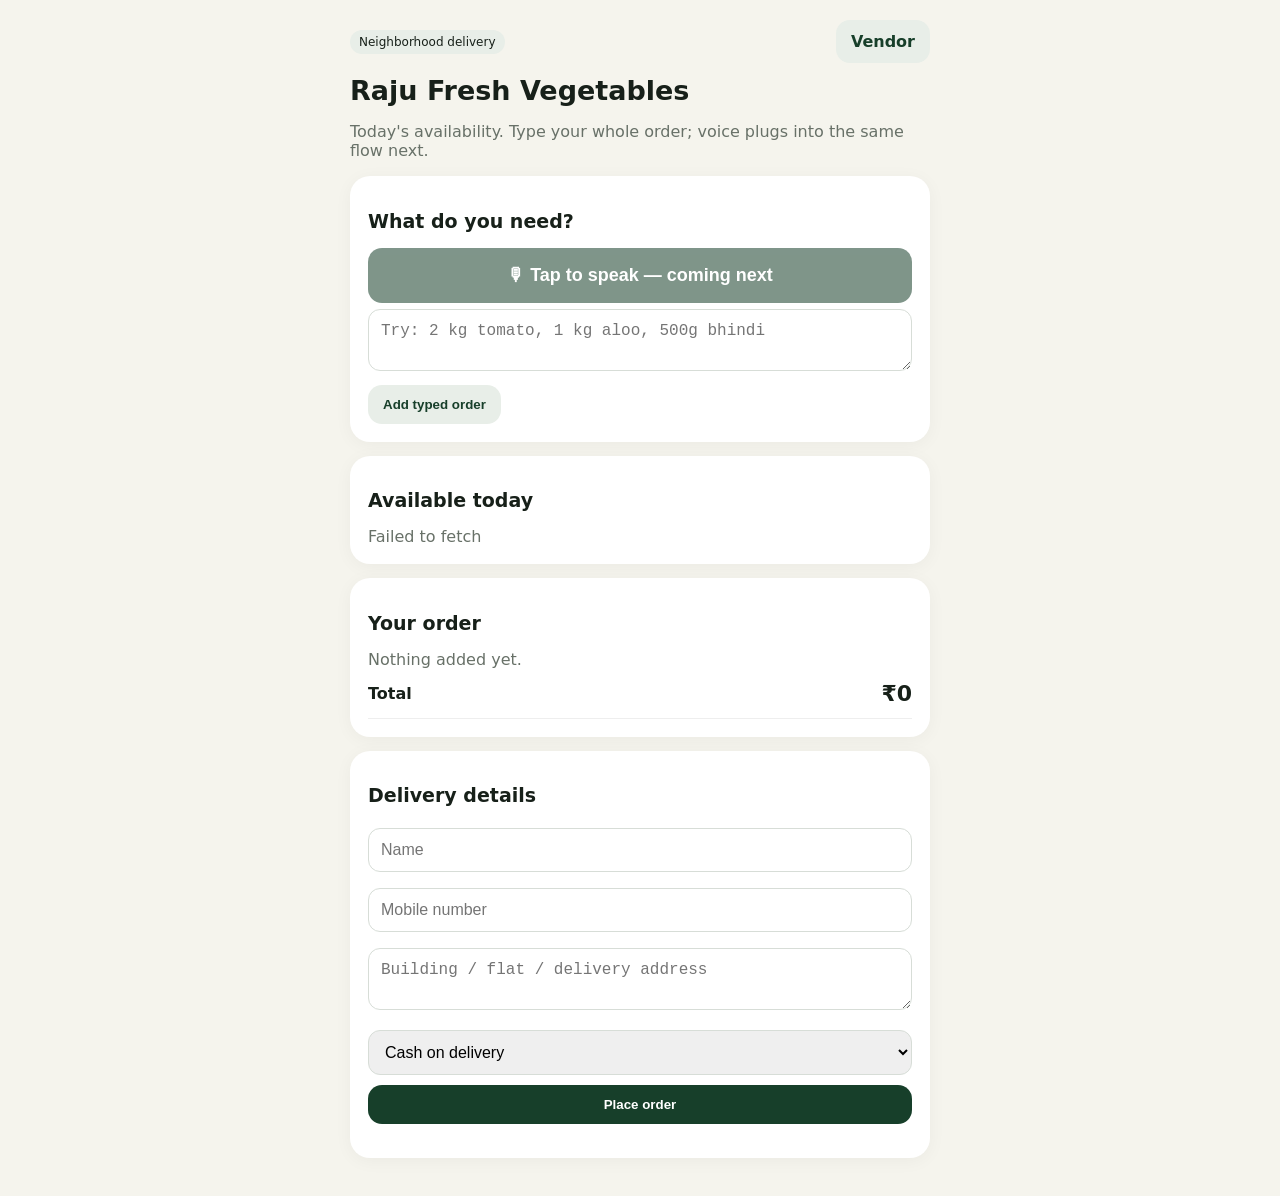
<file: index.html>
<!doctype html><html><head><meta charset="utf-8"><meta name="viewport" content="width=device-width,initial-scale=1"><title>Raju Fresh Vegetables</title><link rel="stylesheet" href="styles.css"></head><body><main><div class="top"><span class="pill">Neighborhood delivery</span><a href="vendor.html" class="btn ghost">Vendor</a></div><h1>Raju Fresh Vegetables</h1><p class="muted">Today's availability. Type your whole order; voice plugs into the same flow next.</p><section class="card"><h2>What do you need?</h2><button class="btn voice" disabled>🎙 Tap to speak — coming next</button><textarea id="typed" rows="2" placeholder="Try: 2 kg tomato, 1 kg aloo, 500g bhindi"></textarea><button class="btn ghost" onclick="parseTyped()">Add typed order</button></section><section class="card"><h2>Available today</h2><div id="items"></div></section><section class="card"><h2>Your order</h2><div id="cartbox" class="muted">Nothing added yet.</div><div class="row"><b>Total</b><b id="total" class="total">₹0</b></div></section><section class="card"><h2>Delivery details</h2><input id="name" placeholder="Name"><input id="phone" placeholder="Mobile number" inputmode="tel"><textarea id="address" placeholder="Building / flat / delivery address"></textarea><select id="payment"><option>Cash on delivery</option><option>UPI to vendor</option></select><button class="btn full" onclick="placeOrder()">Place order</button><p id="msg" class="muted"></p></section></main><script src="app.js"></script></body></html>
</file>
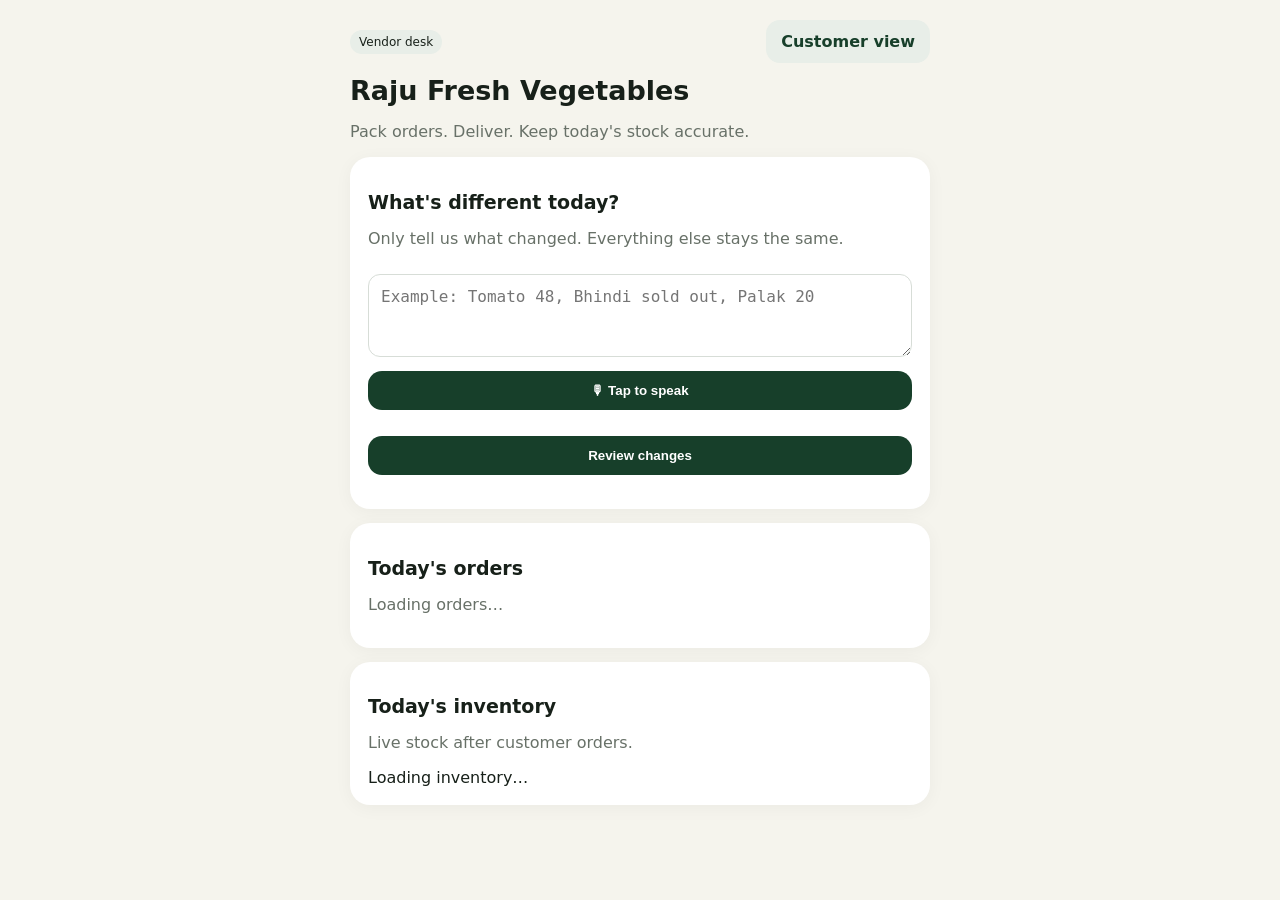
<file: vendor.html>
<!doctype html>
<html>
<head>
  <meta charset="utf-8">
  <meta name="viewport" content="width=device-width,initial-scale=1">
  <title>Raju — Vendor Desk</title>
  <link rel="stylesheet" href="styles.css">
</head>

<body>
<main>

  <div class="top">
    <span class="pill">Vendor desk</span>
    <a href="index.html" class="btn ghost">Customer view</a>
  </div>

  <h1>Raju Fresh Vegetables</h1>

  <p class="muted">
    Pack orders. Deliver. Keep today's stock accurate.
  </p>

  <!-- MORNING UPDATE -->

  <section class="card">

    <h2>What's different today?</h2>

    <p class="muted">
      Only tell us what changed. Everything else stays the same.
    </p>

    <textarea
      id="deltaInput"
      rows="3"
      style="width:100%;box-sizing:border-box;margin:10px 0;"
      placeholder="Example: Tomato 48, Bhindi sold out, Palak 20"
    ></textarea>
<button
  id="voiceDelta"
  class="btn full"
  style="margin-bottom:10px;"
  onclick="startVendorVoice()"
>
  🎙 Tap to speak
</button>

<p id="voiceStatus" class="muted"></p>
    <button
      class="btn full"
      onclick="previewDelta()"
    >
      Review changes
    </button>

    <div id="deltaReview"></div>

    <button
      id="publishDelta"
      class="btn full"
      style="display:none;margin-top:10px;"
      onclick="publishDelta()"
    >
      Confirm & publish
    </button>

    <p
      id="deltaMsg"
      class="muted"
    ></p>

  </section>


  <!-- ORDERS -->

  <section class="card">

    <h2>Today's orders</h2>

    <p id="orderStatus" class="muted">
      Loading orders…
    </p>

    <div id="orders"></div>

  </section>


  <!-- INVENTORY -->

  <section class="card">

    <h2>Today's inventory</h2>

    <p class="muted">
      Live stock after customer orders.
    </p>

    <div id="inventory">
      Loading inventory…
    </div>

  </section>

</main>


<script>

const API =
  "https://upnuuqoccdnwzgkrugto.supabase.co/functions/v1/vendor-api";

const money = n =>
  `₹${Number(n || 0).toFixed(0)}`;


function escapeHtml(value) {

  return String(value ?? "")
    .replaceAll("&", "&amp;")
    .replaceAll("<", "&lt;")
    .replaceAll(">", "&gt;")
    .replaceAll('"', "&quot;")
    .replaceAll("'", "&#039;");

}


/* -----------------------------
   LOAD VENDOR
----------------------------- */

async function loadVendor() {

  const response =
    await fetch(`${API}?merchant=raju`);

  const data =
    await response.json();

  if (!response.ok)
    throw new Error(
      data.error ||
      "Could not load vendor desk"
    );

  renderOrders(data.orders || []);
  renderInventory(data.inventory || []);

}


/* -----------------------------
   ORDERS
----------------------------- */

function renderOrders(orders) {

  const box =
    document.getElementById("orders");

  const status =
    document.getElementById("orderStatus");


  if (!orders.length) {

    status.textContent =
      "No orders yet.";

    box.innerHTML = "";

    return;

  }


  status.textContent =
    `${orders.length} order${orders.length === 1 ? "" : "s"}`;


  box.innerHTML =
    orders.map(order => {

      const customer =
        order.customers || {};


      const items =
        (order.order_items || [])
        .map(item => `

          <div class="row">

            <span>

              ${escapeHtml(
                item.product_name
              )}

              ×

              ${escapeHtml(
                item.quantity
              )}

              ${escapeHtml(
                item.unit || ""
              )}

            </span>

            <b>
              ${money(
                item.line_total ??
                Number(item.quantity) *
                Number(item.unit_price)
              )}
            </b>

          </div>

        `)
        .join("");


      let action = "";


      if (
        order.status !== "packed" &&
        order.status !== "delivered"
      ) {

        action = `

          <button
            class="btn full"
            onclick="updateStatus(
              '${order.id}',
              'packed'
            )"
          >
            Packed
          </button>

        `;

      }


      if (order.status === "packed") {

        action = `

          <button
            class="btn full"
            onclick="updateStatus(
              '${order.id}',
              'delivered'
            )"
          >
            Delivered
          </button>

        `;

      }


      if (order.status === "delivered") {

        action = `
          <p class="muted">
            ✓ Delivered
          </p>
        `;

      }


      return `

        <div class="card">

          <div class="row">

            <b>
              #${escapeHtml(
                order.order_number
              )}
            </b>

            <span class="pill">
              ${escapeHtml(
                order.status || "new"
              )}
            </span>

          </div>


          <h3>
            ${escapeHtml(
              customer.name ||
              "Customer"
            )}
          </h3>


          <p class="muted">

            ${escapeHtml(
              customer.address || ""
            )}

            <br>

            ${escapeHtml(
              customer.phone || ""
            )}

          </p>


          ${items}


          <div class="row">

            <b>Total</b>

            <b>
              ${money(order.total)}
            </b>

          </div>


          <p class="muted">

            Payment:
            ${escapeHtml(
              order.payment_method || ""
            )}

          </p>


          ${action}

        </div>

      `;

    }).join("");

}


/* -----------------------------
   INVENTORY
----------------------------- */

function renderInventory(inventory) {

  const box =
    document.getElementById(
      "inventory"
    );


  if (!inventory.length) {

    box.innerHTML = `
      <p class="muted">
        No inventory found.
      </p>
    `;

    return;

  }


  box.innerHTML =
    inventory.map(row => {

      const product =
        row.products || {};

      const available =
        row.is_available &&
        Number(row.available_qty) > 0;


      return `

        <div class="row">

          <div>

            <b>
              ${escapeHtml(
                product.canonical_name
              )}
            </b>

            <div class="muted">

              ${money(row.price)}
              /
              ${escapeHtml(
                product.default_unit || ""
              )}

            </div>

          </div>


          <div>

            ${
              available

              ? `${escapeHtml(
                  row.available_qty
                )} available`

              : "Sold out"
            }

          </div>

        </div>

      `;

    }).join("");

}


/* -----------------------------
   MORNING UPDATE
----------------------------- */

let pendingChanges = [];


async function previewDelta() {

  const input =
    document.getElementById("deltaInput").value.trim();

  const review =
    document.getElementById("deltaReview");

  const publish =
    document.getElementById("publishDelta");

  const msg =
    document.getElementById("deltaMsg");

  pendingChanges = [];
  publish.style.display = "none";

  if (!input) {
    review.innerHTML = '<p class="muted">Speak or type today\'s changes first.</p>';
    return;
  }

  review.innerHTML = '<p class="muted">Understanding today\'s changes…</p>';
  msg.textContent = "";

  try {
    const response = await fetch(
      "https://upnuuqoccdnwzgkrugto.supabase.co/functions/v1/inventory-interpret",
      {
        method: "POST",
        headers: { "Content-Type": "application/json" },
        body: JSON.stringify({ transcript: input })
      }
    );

    const data = await response.json();

    if (!response.ok)
      throw new Error(data.detail || data.error || "Could not understand changes");

    pendingChanges = (data.changes || []).map(change => {
      const out = { product_name: change.product_name };
      if (change.price !== null && change.price !== undefined) out.price = Number(change.price);
      if (change.is_available !== null && change.is_available !== undefined) out.is_available = Boolean(change.is_available);
      if (change.available_qty !== null && change.available_qty !== undefined) out.available_qty = Number(change.available_qty);
      return out;
    });

    const uncertain = data.uncertain || [];

    if (!pendingChanges.length) {
      review.innerHTML = `
        <p class="muted">No safe changes understood. Nothing will be published.</p>
        ${uncertain.length ? `<div class="card"><b>Please check:</b><p class="muted">${uncertain.map(escapeHtml).join("<br>")}</p></div>` : ""}
      `;
      return;
    }

    review.innerHTML = `
      <h3>Review before publishing</h3>
      ${pendingChanges.map(change => `
        <div class="row">
          <b>${escapeHtml(change.product_name)}</b>
          <span>
            ${change.is_available === false
              ? "Sold out"
              : change.price !== undefined
                ? `Price → ${money(change.price)}`
                : change.available_qty !== undefined
                  ? `Stock → ${escapeHtml(change.available_qty)}`
                  : "Change detected"}
          </span>
        </div>
      `).join("")}
      ${uncertain.length ? `
        <div class="card" style="margin-top:10px;">
          <b>Needs your attention</b>
          <p class="muted">${uncertain.map(escapeHtml).join("<br>")}</p>
        </div>
      ` : ""}
      <p class="muted">AI only proposed these changes. Nothing changes until you press Confirm & publish.</p>
    `;

    publish.style.display = "block";

  } catch (error) {
    review.innerHTML = '<p class="muted">Could not interpret this update.</p>';
    msg.textContent = error.message || "Could not understand changes.";
  }
}

async function publishDelta() {

  const input =
    document
      .getElementById("deltaInput")
      .value
      .trim();

  const msg =
    document.getElementById(
      "deltaMsg"
    );


  if (!pendingChanges.length)
    return;


  try {

    msg.textContent =
      "Publishing…";


    const response =
      await fetch(API, {

        method: "POST",

        headers: {
          "Content-Type":
            "application/json"
        },

        body: JSON.stringify({

          action:
            "inventory_delta",

          input_text:
            input,

          changes:
            pendingChanges

        })

      });


    const data =
      await response.json();


    if (!response.ok)
      throw new Error(
        data.error ||
        "Could not publish changes"
      );


    msg.textContent =
      "✓ Published. Customer inventory is updated.";


    document.getElementById(
      "deltaInput"
    ).value = "";


    document.getElementById(
      "deltaReview"
    ).innerHTML = "";


    document.getElementById(
      "publishDelta"
    ).style.display =
      "none";


    pendingChanges = [];


    await loadVendor();


  } catch (error) {

    msg.textContent =
      error.message ||
      "Could not publish changes.";

  }

}


/* -----------------------------
   ORDER STATUS
----------------------------- */

async function updateStatus(
  orderId,
  newStatus
) {

  try {

    const response =
      await fetch(API, {

        method: "POST",

        headers: {
          "Content-Type":
            "application/json"
        },

        body: JSON.stringify({

          action: "status",
          order_id: orderId,
          status: newStatus

        })

      });


    const data =
      await response.json();


    if (!response.ok)
      throw new Error(
        data.error ||
        "Could not update order"
      );


    await loadVendor();


  } catch (error) {

    alert(
      error.message ||
      "Could not update order."
    );

  }

}

let vendorRecorder = null;
let vendorAudioChunks = [];
let vendorRecording = false;
let vendorTimer = null;
let vendorSeconds = 0;
let vendorStream = null;

function stopVendorMic() {
  if (vendorStream) {
    vendorStream.getTracks().forEach(track => track.stop());
    vendorStream = null;
  }
}

function resetVendorVoiceUI(message = "") {
  if (vendorTimer) clearInterval(vendorTimer);
  vendorTimer = null;
  vendorRecording = false;
  const status = document.getElementById("voiceStatus");
  const button = document.getElementById("voiceDelta");
  button.disabled = false;
  button.textContent = "🎙 Tap to speak";
  if (message) status.textContent = message;
}

async function startVendorVoice() {
  const status = document.getElementById("voiceStatus");
  const button = document.getElementById("voiceDelta");

  if (vendorRecording && vendorRecorder) {
    vendorRecording = false;
    if (vendorTimer) clearInterval(vendorTimer);
    vendorTimer = null;
    button.disabled = true;
    button.textContent = "⏳ Understanding…";
    status.textContent = "Uploading and transcribing your update…";
    try { vendorRecorder.requestData(); } catch (_) {}
    setTimeout(() => {
      if (vendorRecorder && vendorRecorder.state !== "inactive") vendorRecorder.stop();
    }, 250);
    return;
  }

  try {
    if (!navigator.mediaDevices?.getUserMedia || !window.MediaRecorder) throw new Error("Audio recording is not supported in this browser.");
    vendorStream = await navigator.mediaDevices.getUserMedia({ audio: { echoCancellation: true, noiseSuppression: true, autoGainControl: true } });
    vendorAudioChunks = [];
    vendorSeconds = 0;
    const options = {};
    if (MediaRecorder.isTypeSupported("audio/webm;codecs=opus")) options.mimeType = "audio/webm;codecs=opus";
    vendorRecorder = new MediaRecorder(vendorStream, options);
    vendorRecorder.ondataavailable = event => { if (event.data && event.data.size > 0) vendorAudioChunks.push(event.data); };
    vendorRecorder.onerror = event => {
      stopVendorMic();
      resetVendorVoiceUI(`Recording error: ${event.error?.message || "Unknown error"}`);
    };
    vendorRecorder.onstop = async () => {
      stopVendorMic();
      try {
        const audioBlob = new Blob(vendorAudioChunks, { type: vendorRecorder.mimeType || "audio/webm" });
        if (audioBlob.size < 1000) throw new Error("Recording was too short. Please try again.");
        const form = new FormData();
        form.append("file", audioBlob, "vendor-update.webm");
        const response = await fetch("https://upnuuqoccdnwzgkrugto.supabase.co/functions/v1/voice-transcribe", { method: "POST", body: form });
        let data;
        try { data = await response.json(); } catch (_) { throw new Error("Transcription service returned an invalid response."); }
        if (!response.ok) throw new Error(data.detail || data.error || "Transcription failed");
        const transcript = (data.transcript || "").trim();
        if (!transcript) throw new Error("No speech was detected.");
        document.getElementById("deltaInput").value = transcript;
        resetVendorVoiceUI(`Heard: "${transcript}"`);
        previewDelta();
      } catch (error) {
        resetVendorVoiceUI(`Voice error: ${error.message}`);
      }
    };
    vendorRecorder.start(1000);
    vendorRecording = true;
    button.textContent = "⏹ Stop recording";
    status.textContent = "🔴 Recording — 0:00";
    vendorTimer = setInterval(() => {
      vendorSeconds += 1;
      const minutes = Math.floor(vendorSeconds / 60);
      const seconds = String(vendorSeconds % 60).padStart(2, "0");
      status.textContent = `🔴 Recording — ${minutes}:${seconds}`;
    }, 1000);
  } catch (error) {
    stopVendorMic();
    resetVendorVoiceUI(`Microphone error: ${error.message}`);
  }
}

</script>
</body>
</html>
</file>
<file: styles.css>
:root{font-family:Inter,system-ui,sans-serif;color:#172019;background:#f5f4ed}*{box-sizing:border-box}body{margin:0}main{max-width:620px;margin:auto;padding:20px}.top,.row{display:flex;justify-content:space-between;align-items:center;gap:12px}.btn{background:#173f2a;color:#fff;border:0;border-radius:14px;padding:12px 15px;text-decoration:none;font-weight:700;cursor:pointer}.btn:disabled{opacity:.55}.ghost{background:#e8eee8;color:#173f2a}.full,.voice{width:100%}.voice{font-size:18px;padding:17px}.card{background:#fff;border-radius:20px;padding:18px;margin:14px 0;box-shadow:0 3px 18px #0000000b}.row{padding:12px 0;border-bottom:1px solid #eee}.muted{color:#687168}.pill{font-size:12px;background:#e8eee8;border-radius:99px;padding:5px 9px}h1{font-size:27px;margin:12px 0 4px}h2{font-size:19px}textarea,input,select{width:100%;padding:12px;border:1px solid #d7ddd7;border-radius:12px;font-size:16px;margin:6px 0 10px}.qty{width:76px;margin:0}.total{font-size:22px}.sold{color:#9b5b00}
</file>
